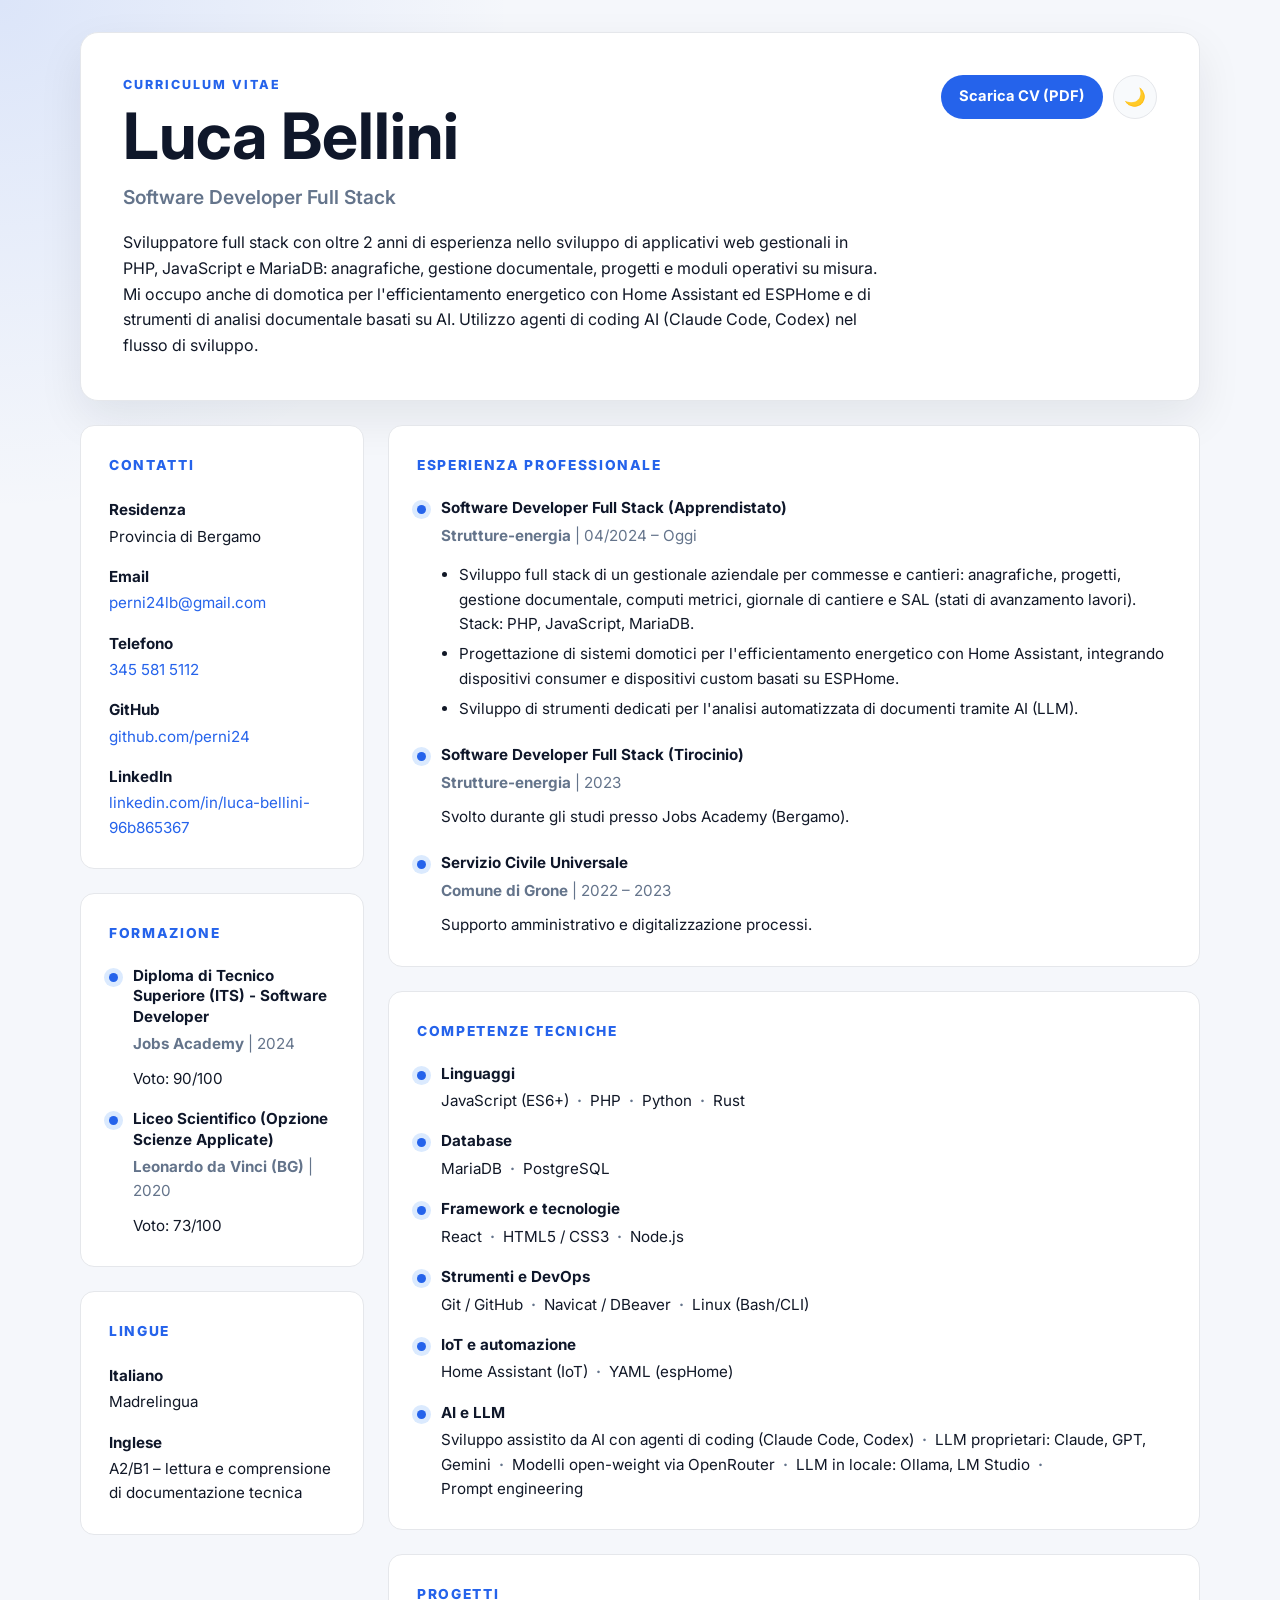
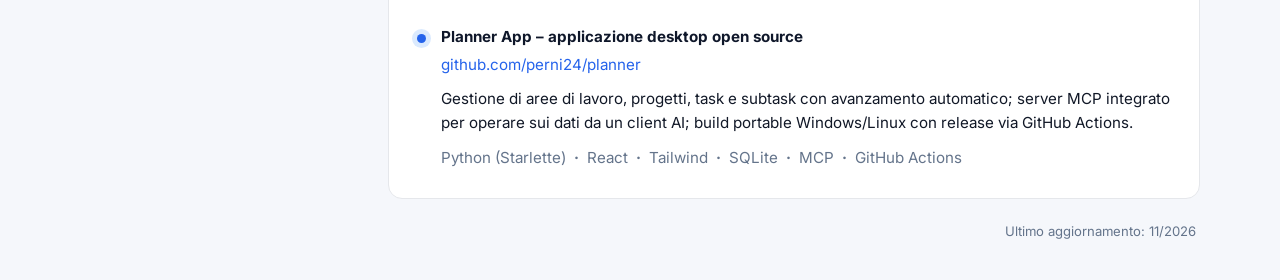
<file: index.html>
<!DOCTYPE html>
<html lang="it">
<head>
    <meta charset="UTF-8">
    <meta name="viewport" content="width=device-width, initial-scale=1.0">
    <title>Curriculum Vitae - Luca Bellini</title>
    <meta name="description" content="Luca Bellini, sviluppatore full stack (PHP, JavaScript, MariaDB): gestionali web, domotica con Home Assistant e strumenti di analisi documentale basati su AI.">

    <!-- Anteprima del link su LinkedIn, WhatsApp, Telegram, mail... -->
    <meta property="og:type" content="profile">
    <meta property="og:locale" content="it_IT">
    <meta property="og:title" content="Luca Bellini – Software Developer Full Stack">
    <meta property="og:description" content="Sviluppatore full stack (PHP, JavaScript, MariaDB): gestionali web, domotica con Home Assistant e strumenti AI.">
    <meta property="og:url" content="https://perni24.github.io/sito_curriculum/">
    <meta property="og:image" content="https://perni24.github.io/sito_curriculum/img/anteprima.png">
    <meta property="og:image:width" content="1200">
    <meta property="og:image:height" content="630">
    <meta property="og:image:alt" content="Luca Bellini – Software Developer Full Stack">
    <meta name="twitter:card" content="summary_large_image">

    <!-- Icona della scheda e della schermata home -->
    <link rel="icon" href="img/favicon.svg" type="image/svg+xml">
    <link rel="icon" href="img/favicon-32.png" sizes="32x32" type="image/png">
    <link rel="apple-touch-icon" href="img/apple-touch-icon.png">
    <meta name="theme-color" content="#2563eb">
    <link rel="stylesheet" href="style.css?v=20">
    <link rel="preconnect" href="https://fonts.googleapis.com">
    <link rel="preconnect" href="https://fonts.gstatic.com" crossorigin>
    <link href="https://fonts.googleapis.com/css2?family=Inter:wght@400;600;700;800&display=swap" rel="stylesheet">
</head>
<body>
    <div class="page-shell">
        <header class="hero">
            <div>
                <p class="eyebrow">Curriculum vitae</p>
                <h1 id="nome">Caricamento...</h1>
                <p id="titolo" class="role"></p>
                <p id="profilo" class="profile"></p>
            </div>
            <div class="hero-actions">
                <a class="download-btn" href="pdf/curriculum.pdf" download="Luca_Bellini_CV.pdf">Scarica CV (PDF)</a>
                <button id="dark-mode-toggle" type="button" aria-label="Cambia tema">🌙</button>
            </div>
        </header>

        <main class="cv-layout">
            <aside class="sidebar">
                <section id="contatti-section" class="panel">
                    <h2>Contatti</h2>
                    <div id="contatti-list" class="contact-info"></div>
                </section>

                <section id="formazione-section" class="panel">
                    <h2>Formazione</h2>
                    <div id="formazione-list"></div>
                </section>

                <section id="lingue-section" class="panel">
                    <h2>Lingue</h2>
                    <div id="lingue-list" class="contact-info"></div>
                </section>
            </aside>

            <div class="content">
                <section id="esperienze-section" class="panel">
                    <h2>Esperienza professionale</h2>
                    <div id="esperienze-list" class="timeline"></div>
                </section>

                <section id="competenze-section" class="panel">
                    <h2>Competenze tecniche</h2>
                    <div id="competenze-container" class="skills-grid"></div>
                </section>

                <section id="progetti-section" class="panel">
                    <h2>Progetti</h2>
                    <div id="progetti-list" class="timeline"></div>
                </section>

            </div>
        </main>

        <footer>
            <p id="ultimo-aggiornamento"></p>
        </footer>
    </div>

    <script src="script.js?v=20"></script>
</body>
</html>
</file>
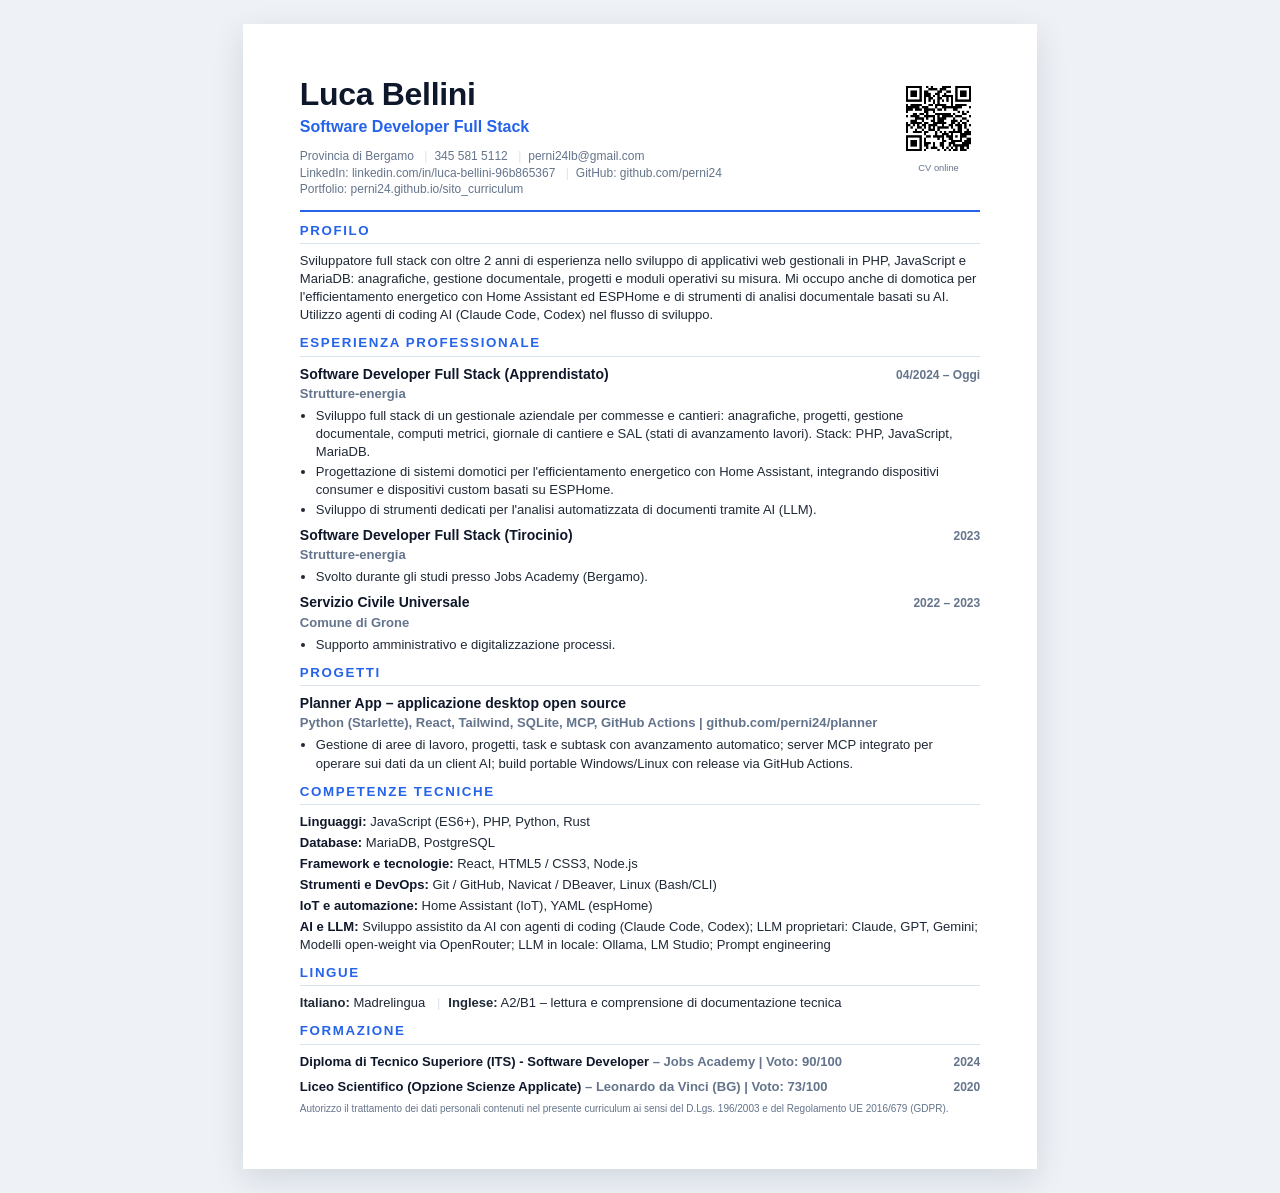
<file: curriculum_ats.html>
<!DOCTYPE html>
<html lang="it">
<head>
    <meta charset="UTF-8">
    <meta name="viewport" content="width=device-width, initial-scale=1.0">
    <title>Curriculum Vitae - Luca Bellini</title>
    <style>
    :root {
        --accent: #2563eb;
        --text: #1f2937;
        --heading: #0f172a;
        --muted: #64748b;
        --border: #dbe3ee;
    }

    @page {
        size: A4;
        margin: 10mm 15mm;
    }

    * {
        box-sizing: border-box;
    }

    body {
        margin: 0;
        background: #eef2f7;
        color: var(--text);
        /* Solo font di sistema: i web font (es. Inter da Google Fonts) in alcuni browser
           finiscono nel PDF senza mappatura del testo e diventano illeggibili per gli ATS */
        font-family: "Segoe UI", Arial, Helvetica, sans-serif;
        font-size: 9.8pt;
        line-height: 1.38;
        -webkit-print-color-adjust: exact;
        print-color-adjust: exact;
    }

    .sheet {
        width: 210mm;
        min-height: 297mm;
        margin: 24px auto;
        padding: 14mm 15mm;
        background: #fff;
        box-shadow: 0 10px 30px rgba(15, 23, 42, 0.12);
    }

    a {
        color: inherit;
        text-decoration: none;
    }

    header {
        display: flex;
        justify-content: space-between;
        gap: 16px;
        padding-bottom: 12px;
        border-bottom: 2px solid var(--accent);
    }

    h1 {
        margin: 0;
        color: var(--heading);
        font-size: 24pt;
        font-weight: 800;
        line-height: 1.1;
        letter-spacing: -0.01em;
    }

    .role {
        margin: 4px 0 10px;
        color: var(--accent);
        font-size: 12pt;
        font-weight: 600;
    }

    .contacts {
        margin: 0;
        color: var(--muted);
        font-size: 9pt;
    }

    .contacts span {
        white-space: nowrap;
    }

    .contacts span + span::before {
        content: "|";
        margin: 0 7px;
        color: var(--border);
    }

    .qr {
        flex-shrink: 0;
        text-align: center;
        color: var(--muted);
        font-size: 7pt;
    }

    .qr img {
        display: block;
        width: 22mm;
        height: 22mm;
        margin-bottom: 2px;
    }

    section {
        margin-top: 10px;
    }

    h2 {
        margin: 0 0 8px;
        padding-bottom: 3px;
        border-bottom: 1px solid var(--border);
        color: var(--accent);
        font-size: 10pt;
        font-weight: 800;
        letter-spacing: 0.12em;
        text-transform: uppercase;
    }

    .entry {
        break-inside: avoid;
    }

    .entry + .entry {
        margin-top: 7px;
    }

    .entry-head {
        display: flex;
        justify-content: space-between;
        align-items: baseline;
        gap: 12px;
    }

    h3 {
        margin: 0;
        color: var(--heading);
        font-size: 10.5pt;
        font-weight: 700;
    }

    .date {
        flex-shrink: 0;
        color: var(--muted);
        font-size: 9pt;
        font-weight: 600;
    }

    .org {
        margin: 1px 0 0;
        color: var(--muted);
        font-weight: 600;
    }

    p {
        margin: 0;
    }

    .course {
        color: var(--heading);
    }

    ul {
        margin: 4px 0 0;
        padding-left: 16px;
    }

    li + li {
        margin-top: 2px;
    }

    .skills {
        list-style: none;
        padding: 0;
    }

    .skills li + li {
        margin-top: 3px;
    }

    .skills strong {
        color: var(--heading);
    }

    .level {
        color: var(--muted);
    }

    .languages span + span::before {
        content: "|";
        margin: 0 8px;
        color: var(--border);
    }

    .consent {
        margin-top: 6px;
        color: var(--muted);
        font-size: 7.5pt;
    }

    @media print {
        body {
            background: none;
        }

        .sheet {
            width: auto;
            min-height: 0;
            margin: 0;
            padding: 0;
            box-shadow: none;
        }
    }

    @media screen and (max-width: 820px) {
        .sheet {
            width: auto;
            min-height: 0;
            margin: 0;
            padding: 20px 16px;
        }

        header,
        .entry-head {
            flex-direction: column;
            gap: 4px;
        }
    }
</style>
</head>
<body>
    <main class="sheet">
        
        <header>
            <div>
                <h1>Luca Bellini</h1>
                <p class="role">Software Developer Full Stack</p>
                <p class="contacts"><span>Provincia di Bergamo</span> <span><a href="tel:3455815112">345 581 5112</a></span> <span><a href="mailto:perni24lb@gmail.com">perni24lb@gmail.com</a></span></p>
                <p class="contacts"><span>LinkedIn: <a href="https://www.linkedin.com/in/luca-bellini-96b865367/">linkedin.com/in/luca-bellini-96b865367</a></span> <span>GitHub: <a href="https://github.com/perni24">github.com/perni24</a></span></p>
                <p class="contacts"><span>Portfolio: <a href="https://perni24.github.io/sito_curriculum/">perni24.github.io/sito_curriculum</a></span></p>
            </div>
            <a class="qr" href="https://perni24.github.io/sito_curriculum/">
                <img src="img/qrcode_curriculum.png" alt="QR code del curriculum online">
                CV online
            </a>
        </header>
<section><h2>Profilo</h2><p>Sviluppatore full stack con oltre 2 anni di esperienza nello sviluppo di applicativi web gestionali in PHP, JavaScript e MariaDB: anagrafiche, gestione documentale, progetti e moduli operativi su misura. Mi occupo anche di domotica per l'efficientamento energetico con Home Assistant ed ESPHome e di strumenti di analisi documentale basati su AI. Utilizzo agenti di coding AI (Claude Code, Codex) nel flusso di sviluppo.</p></section>
<section><h2>Esperienza professionale</h2>
        <div class="entry">
            <div class="entry-head">
                <h3>Software Developer Full Stack (Apprendistato)</h3>
                <span class="date">04/2024 – Oggi</span>
            </div>
            <p class="org">Strutture-energia</p>
            <ul><li>Sviluppo full stack di un gestionale aziendale per commesse e cantieri: anagrafiche, progetti, gestione documentale, computi metrici, giornale di cantiere e SAL (stati di avanzamento lavori). Stack: PHP, JavaScript, MariaDB.</li><li>Progettazione di sistemi domotici per l'efficientamento energetico con Home Assistant, integrando dispositivi consumer e dispositivi custom basati su ESPHome.</li><li>Sviluppo di strumenti dedicati per l'analisi automatizzata di documenti tramite AI (LLM).</li></ul>
        </div>
        <div class="entry">
            <div class="entry-head">
                <h3>Software Developer Full Stack (Tirocinio)</h3>
                <span class="date">2023</span>
            </div>
            <p class="org">Strutture-energia</p>
            <ul><li>Svolto durante gli studi presso Jobs Academy (Bergamo).</li></ul>
        </div>
        <div class="entry">
            <div class="entry-head">
                <h3>Servizio Civile Universale</h3>
                <span class="date">2022 – 2023</span>
            </div>
            <p class="org">Comune di Grone</p>
            <ul><li>Supporto amministrativo e digitalizzazione processi.</li></ul>
        </div></section>
<section><h2>Progetti</h2>
        <div class="entry">
            <div class="entry-head">
                <h3>Planner App – applicazione desktop open source</h3>
                
            </div>
            <p class="org">Python (Starlette), React, Tailwind, SQLite, MCP, GitHub Actions | <a href="https://github.com/perni24/planner">github.com/perni24/planner</a></p>
            <ul><li>Gestione di aree di lavoro, progetti, task e subtask con avanzamento automatico; server MCP integrato per operare sui dati da un client AI; build portable Windows/Linux con release via GitHub Actions.</li></ul>
        </div></section>
<section><h2>Competenze tecniche</h2><ul class="skills"><li><strong>Linguaggi:</strong> JavaScript (ES6+), PHP, Python, Rust</li><li><strong>Database:</strong> MariaDB, PostgreSQL</li><li><strong>Framework e tecnologie:</strong> React, HTML5 / CSS3, Node.js</li><li><strong>Strumenti e DevOps:</strong> Git / GitHub, Navicat / DBeaver, Linux (Bash/CLI)</li><li><strong>IoT e automazione:</strong> Home Assistant (IoT), YAML (espHome)</li><li><strong>AI e LLM:</strong> Sviluppo assistito da AI con agenti di coding (Claude Code, Codex); LLM proprietari: Claude, GPT, Gemini; Modelli open-weight via OpenRouter; LLM in locale: Ollama, LM Studio; Prompt engineering</li></ul></section>
<section><h2>Lingue</h2><p class="languages"><span><strong>Italiano:</strong> Madrelingua</span> <span><strong>Inglese:</strong> A2/B1 – lettura e comprensione di documentazione tecnica</span></p></section>
<section><h2>Formazione</h2>
        <div class="entry">
            <div class="entry-head">
                <p><strong class="course">Diploma di Tecnico Superiore (ITS) - Software Developer</strong> <span class="org">– Jobs Academy | Voto: 90/100</span></p>
                <span class="date">2024</span>
            </div>
        </div>
        <div class="entry">
            <div class="entry-head">
                <p><strong class="course">Liceo Scientifico (Opzione Scienze Applicate)</strong> <span class="org">– Leonardo da Vinci (BG) | Voto: 73/100</span></p>
                <span class="date">2020</span>
            </div>
        </div></section>
<p class="consent">Autorizzo il trattamento dei dati personali contenuti nel presente curriculum ai sensi del D.Lgs. 196/2003 e del Regolamento UE 2016/679 (GDPR).</p>
    </main>
</body>
</html>
</file>
<file: style.css>
:root {
    /* Tipografia unica per i contenuti delle sezioni (come in Formazione) */
    --fs-content: 0.95rem;
    --bg-color: #f5f7fb;
    --surface-color: #ffffff;
    --surface-muted: #f8fafc;
    --text-color: #111827;
    --heading-color: #0f172a;
    --muted-color: #64748b;
    --border-color: #e5e7eb;
    --accent-color: #2563eb;
    --accent-soft: #dbeafe;
    --shadow: 0 18px 45px rgba(15, 23, 42, 0.08);
}

body.dark-mode {
    --bg-color: #0b1120;
    --surface-color: #1f2937;
    --surface-muted: #273449;
    --text-color: #e5e7eb;
    --heading-color: #f8fafc;
    --muted-color: #b6c2d1;
    --border-color: #37465c;
    --accent-color: #60a5fa;
    --accent-soft: #1d4e89;
    --shadow: 0 18px 45px rgba(0, 0, 0, 0.22);
}

* {
    box-sizing: border-box;
}

body {
    font-family: "Inter", system-ui, -apple-system, BlinkMacSystemFont, "Segoe UI", sans-serif;
    line-height: 1.6;
    color: var(--text-color);
    background:
        radial-gradient(circle at top left, rgba(37, 99, 235, 0.12), transparent 32rem),
        var(--bg-color);
    margin: 0;
    min-height: 100vh;
    transition: background-color 0.25s ease, color 0.25s ease;
}

a,
a:visited {
    color: var(--accent-color);
    text-decoration: none;
}

a:hover {
    text-decoration: underline;
}

.page-shell {
    width: min(1120px, calc(100% - 40px));
    margin: 32px auto;
}

.hero {
    display: grid;
    grid-template-columns: 1fr auto;
    gap: 24px;
    align-items: start;
    background: var(--surface-color);
    border: 1px solid var(--border-color);
    border-radius: 18px;
    box-shadow: var(--shadow);
    padding: 42px;
}

.eyebrow {
    color: var(--accent-color);
    font-size: 0.78rem;
    font-weight: 800;
    letter-spacing: 0.16em;
    margin: 0 0 10px;
    text-transform: uppercase;
}

h1,
h2,
h3,
p {
    margin-top: 0;
}

header h1 {
    color: var(--heading-color);
    font-size: clamp(2.4rem, 5vw, 4.25rem);
    line-height: 0.98;
    margin-bottom: 14px;
}

.role {
    color: var(--muted-color);
    font-size: 1.2rem;
    font-weight: 600;
    margin-bottom: 18px;
}

.profile {
    color: var(--text-color);
    font-size: 1rem;
    max-width: 760px;
    margin-bottom: 0;
}

.hero-actions {
    display: flex;
    align-items: center;
    gap: 10px;
}

.download-btn,
.download-btn:visited {
    display: inline-flex;
    align-items: center;
    min-height: 44px;
    padding: 0 18px;
    border-radius: 999px;
    background: var(--accent-color);
    color: #ffffff;
    font-size: 0.92rem;
    font-weight: 700;
    white-space: nowrap;
    transition: transform 0.2s ease, filter 0.2s ease;
}

body.dark-mode .download-btn {
    color: #0b1120;
}

.download-btn:hover {
    filter: brightness(1.08);
    text-decoration: none;
    transform: translateY(-1px);
}

#dark-mode-toggle {
    width: 44px;
    height: 44px;
    border: 1px solid var(--border-color);
    border-radius: 999px;
    background: var(--surface-muted);
    color: var(--heading-color);
    cursor: pointer;
    font-size: 1.1rem;
    display: inline-flex;
    align-items: center;
    justify-content: center;
    transition: transform 0.2s ease, border-color 0.2s ease, background-color 0.2s ease;
}

#dark-mode-toggle:hover {
    border-color: var(--accent-color);
    transform: translateY(-1px);
}

.cv-layout {
    display: grid;
    grid-template-columns: minmax(280px, 0.35fr) minmax(0, 1fr);
    gap: 24px;
    margin-top: 24px;
}

.sidebar,
.content {
    display: grid;
    grid-template-columns: minmax(0, 1fr);
    gap: 24px;
    align-content: start;
    min-width: 0;
}

.panel {
    background: var(--surface-color);
    border: 1px solid var(--border-color);
    border-radius: 14px;
    padding: 28px;
}

h2 {
    color: var(--accent-color);
    font-size: 0.86rem;
    font-weight: 800;
    letter-spacing: 0.12em;
    margin-bottom: 22px;
    text-transform: uppercase;
}

.contact-info {
    display: grid;
    gap: 16px;
}

.contact-item {
    display: grid;
    gap: 2px;
}

.contact-label {
    color: var(--heading-color);
    font-size: var(--fs-content);
    font-weight: 700;
}

.contact-value {
    font-size: var(--fs-content);
    overflow-wrap: anywhere;
}

.timeline {
    display: grid;
    gap: 24px;
}

.item {
    position: relative;
    padding-left: 24px;
}

.item::before {
    content: "";
    position: absolute;
    left: 0;
    top: 0.44rem;
    width: 9px;
    height: 9px;
    border-radius: 999px;
    background: var(--accent-color);
    box-shadow: 0 0 0 5px var(--accent-soft);
}

.item h3 {
    color: var(--heading-color);
    font-size: var(--fs-content);
    font-weight: 700;
    line-height: 1.35;
    margin-bottom: 5px;
}

#formazione-section .item + .item {
    margin-top: 18px;
}

.azienda-periodo,
.istituto-anno {
    color: var(--muted-color);
    font-size: var(--fs-content);
    margin-bottom: 10px;
}

.note,
.education-vote {
    font-size: var(--fs-content);
    margin-bottom: 0;
}

.note-list {
    padding-left: 18px;
}

.note-list li + li {
    margin-top: 6px;
}

/* Una categoria per riga, con pallino come le voci di Esperienza e Formazione */
.skills-grid {
    display: grid;
    grid-template-columns: minmax(0, 1fr);
    gap: 18px;
}

.skill-list {
    margin: 0;
    padding: 0;
    list-style: none;
    font-size: var(--fs-content);
}

.project-tech {
    margin-top: 10px;
    color: var(--muted-color);
}

.skill-tag {
    display: inline;
}

.skill-tag--nowrap {
    white-space: nowrap;
}

/* Il separatore resta attaccato alla voce precedente: si va a capo solo tra una voce e l'altra */
.skill-tag:not(:last-child)::after {
    content: "·";
    margin: 0 4px 0 8px;
    color: var(--muted-color);
    font-weight: 700;
}

footer {
    color: var(--muted-color);
    font-size: 0.82rem;
    padding: 22px 4px 6px;
    text-align: right;
}

footer p {
    margin-bottom: 0;
}

@media (max-width: 820px) {
    .page-shell {
        width: min(100% - 24px, 680px);
        margin: 12px auto 24px;
    }

    .hero {
        position: relative;
        grid-template-columns: 1fr;
        padding: 28px;
    }

    #dark-mode-toggle {
        position: absolute;
        right: 28px;
        top: 28px;
    }

    .cv-layout {
        grid-template-columns: minmax(0, 1fr);
    }
}

@media (max-width: 520px) {
    .hero,
    .panel {
        border-radius: 12px;
        padding: 22px;
    }

    header h1 {
        font-size: 2.35rem;
        padding-right: 50px;
    }

    .role {
        font-size: 1.05rem;
    }
}
</file>
